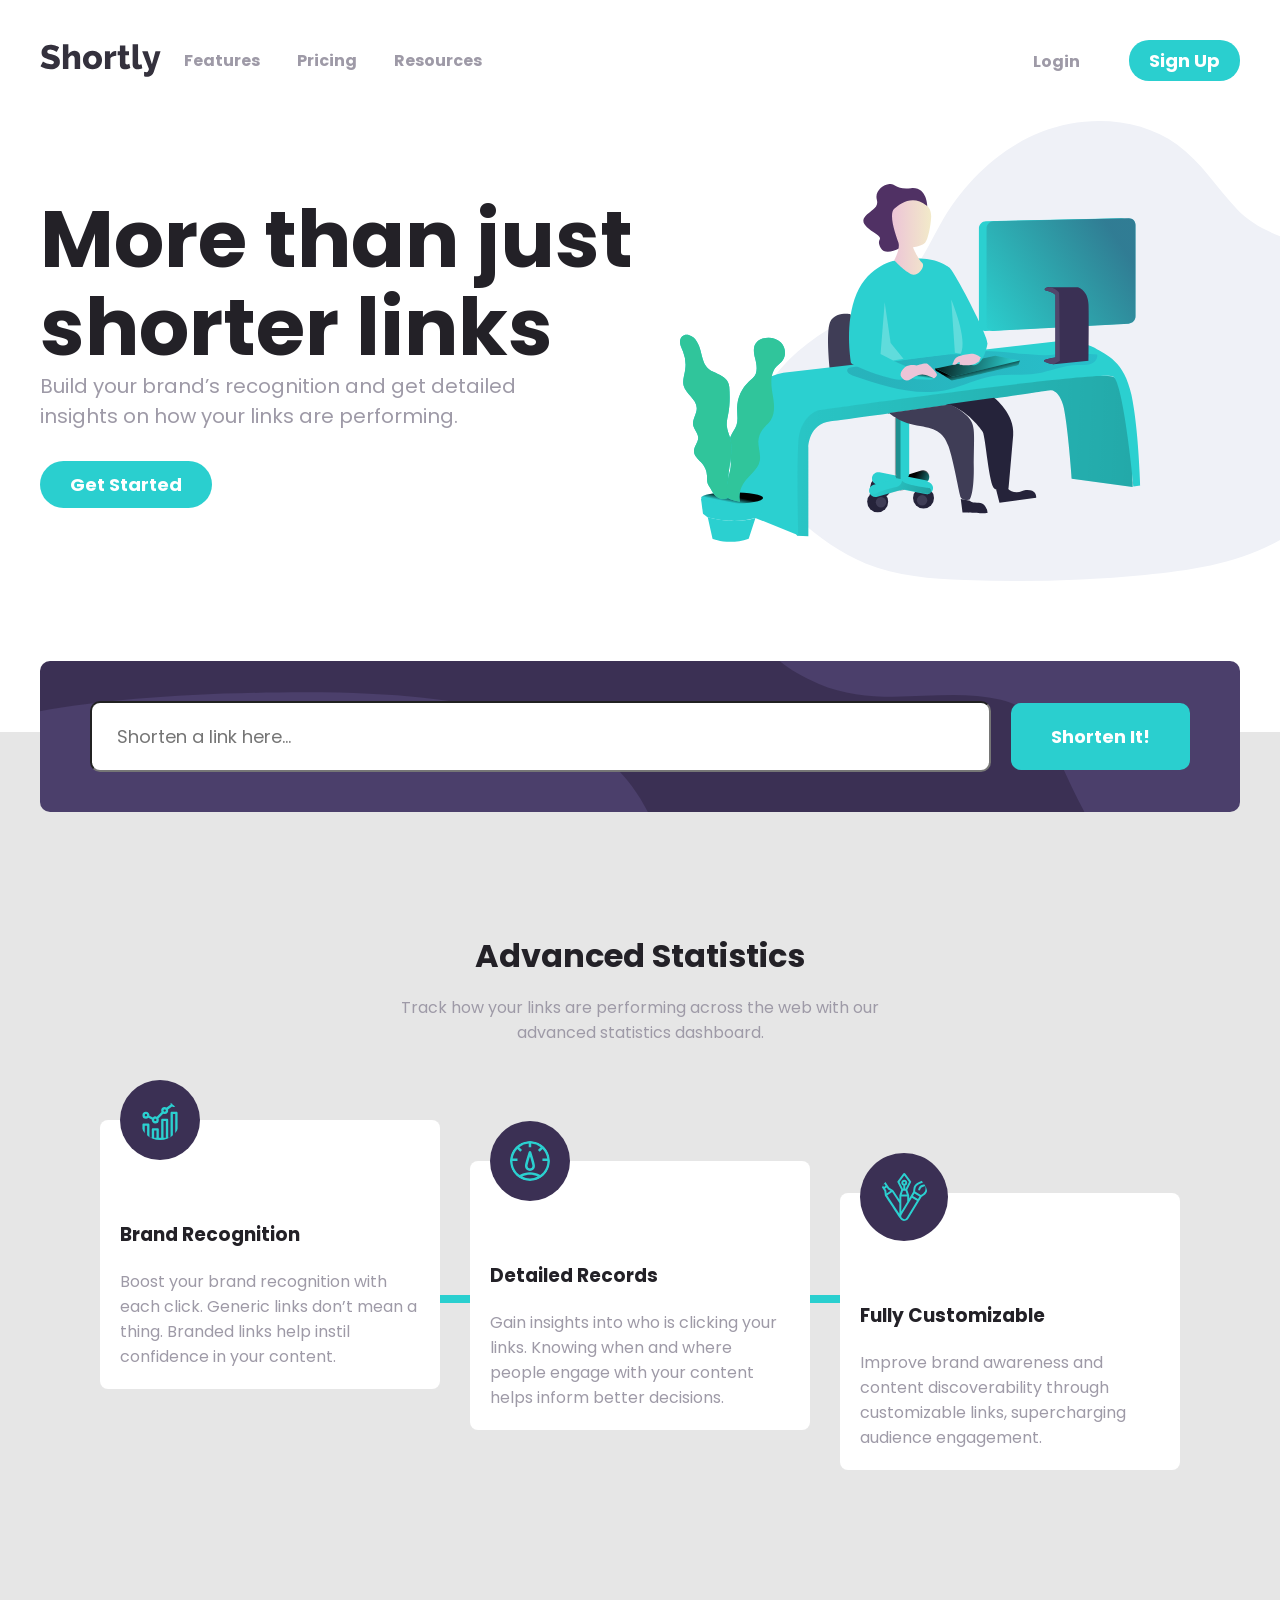
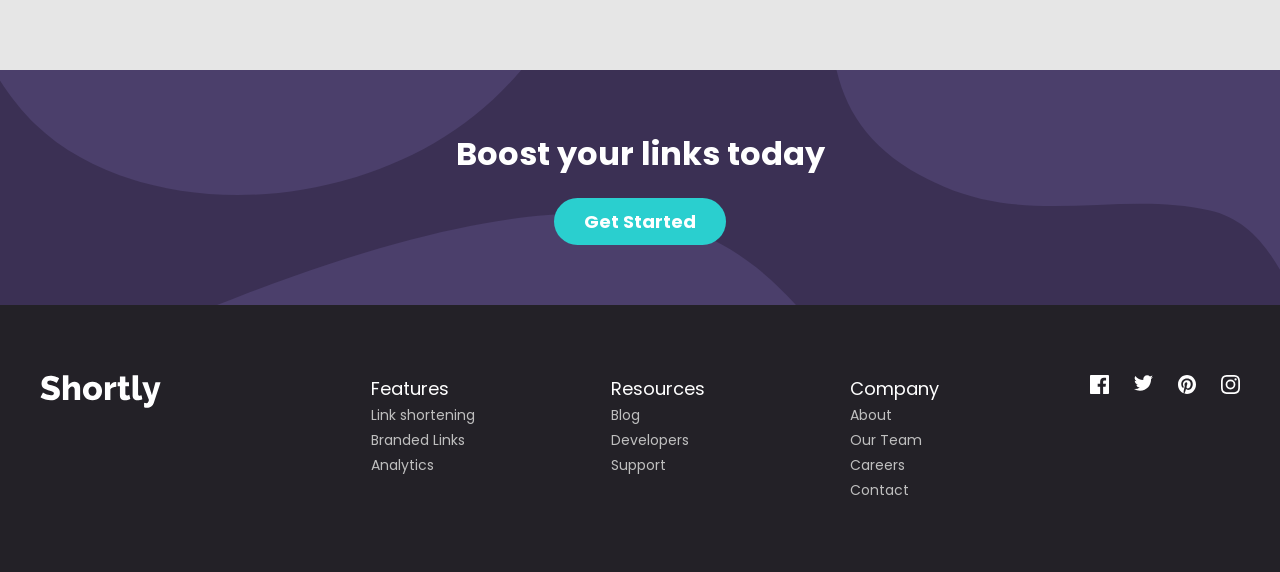
<file: index.html>
<!DOCTYPE html>
<html lang="en">
  <head>
    <meta charset="utf-8" />
    <meta name="viewport" content="width=device-width, initial-scale=1" />
    <link rel="shortcut icon" href="images/favicon-32x32.png" type="image/x-icon">
    <title>Frontend Mentor | Shortly URL shortening API Challenge</title>
    <link rel="stylesheet" href="styles/global.css">
    <link rel="preconnect" href="https://fonts.googleapis.com">
    <link rel="preconnect" href="https://fonts.gstatic.com" crossorigin>
    <link href="https://fonts.googleapis.com/css2?family=Poppins:wght@500;700&display=swap" rel="stylesheet"> 
  </head>
  <body>
    <header>
      <a href="#">
        <h1 id="logo">
          <img src="images/logo.svg" alt="logo"></img>
        </h1>
      </a>
      <nav id="menu">
        <div id="menu-links">
          <a href="#">Features</a>
          <a href="#">Pricing</a>
          <a href="#">Resources</a>
        </div>
        <div id="menu-login">
          <a href="#">Login</a>
          <button>Sign Up</button>
        </div>
      </nav>
      <button id="btn-mobile">
        <span id="hamburguer"></span>
      </button>
    </header>
    <article id="introduction">
      <section>
        <h1> More than just shorter links</h1>
        <p>
          Build your brand’s recognition and get detailed insights on how your
          links are performing.
        </p>
        <button>Get Started</button>
      </section>
      <div id="image-introduction">
        <img
          src="images/illustration-working.svg"
          alt="working on computer svg"
        ></img>
      </div>
    </article>
    <div id="purpleBg-wrapper">
			<div id="shorten-link" class="purpleBg">
						<input
							id="input-shorten-link"
							placeholder=" Shorten a link here..."
						></input>
						<button id="btn-shorten">Shorten It!</button>
						<span id="error">Please add link</span>
					</div>
		</div>
    <div id="statistics">
			<section>
				<h2>Advanced Statistics</h2>
				<p>
					Track how your links are performing across the web with our advanced
					statistics dashboard.
				</p>
			</section>
			<div id="cards-container">
				<div class="card-statistics">
					<img
						src="images/icon-brand-recognition.svg"
						alt="statistics icon"
					></img>
					<h3>Brand Recognition</h3>
					<p>
						Boost your brand recognition with each click. Generic links don’t
						mean a thing. Branded links help instil confidence in your content.
					</p>
				</div>
				<div class="card-statistics">
					<img
						src="images/icon-detailed-records.svg"
						alt="speedometer icon"
					></img>
					<h3>Detailed Records</h3>
					<p>
						Gain insights into who is clicking your links. Knowing when and
						where people engage with your content helps inform better decisions.
					</p>
				</div>
				<div class="card-statistics">
					<img
						src="images/icon-fully-customizable.svg"
						alt="speedometer icon"
					></img>
					<h3>Fully Customizable</h3>
					<p>
						Improve brand awareness and content discoverability through
						customizable links, supercharging audience engagement.
					</p>
				</div>
			</div>
		</div>
    <div id="boost-link">
      <h2>Boost your links today</h2>
      <button>Get Started</button>
    </div>
    <div id="footer-container">
			<footer>
				<a id="logo-footer" href="#">
					<img src="images/logo.svg" alt="logo"></img>
				</a>
				<ul>
					<span>Features</span>
					<li><a href="#">Link shortening</a></li>
					<li><a href="#">Branded Links</a></li>
					<li><a href="#">Analytics</a></li>
				</ul>
				<ul>
					<span>Resources</span>
					<li><a href="#">Blog</a></li>
					<li><a href="#">Developers</a></li>
					<li><a href="#">Support</a></li>
				</ul>
				<ul>
					<span>Company</span>
					<li><a href="#">About</a></li>
					<li><a href="#">Our Team</a></li>
					<li><a href="#">Careers</a></li>
					<li><a href="#">Contact</a></li>
				</ul>
				<ul id="social-medias">
					<li>
						<a href="#">
							<img src="images/icon-facebook.svg" alt="facebook icon"></img>
						</a>
					</li>
					<li>
						<a href="#">
							<img src="images/icon-twitter.svg" alt="twitter icon"></img>
						</a>
					</li>
					<li>
						<a href="#">
							<img src="images/icon-pinterest.svg" alt="pinterest icon"></img>
						</a>
					</li>
					<li>
						<a href="#">
							<img src="images/icon-instagram.svg" alt="instagram icon"></img>
						</a>
					</li>
				</ul>
			</footer>
		</div>
    <script src="scripts/index.js"></script>
  </body>
</html>
</file>
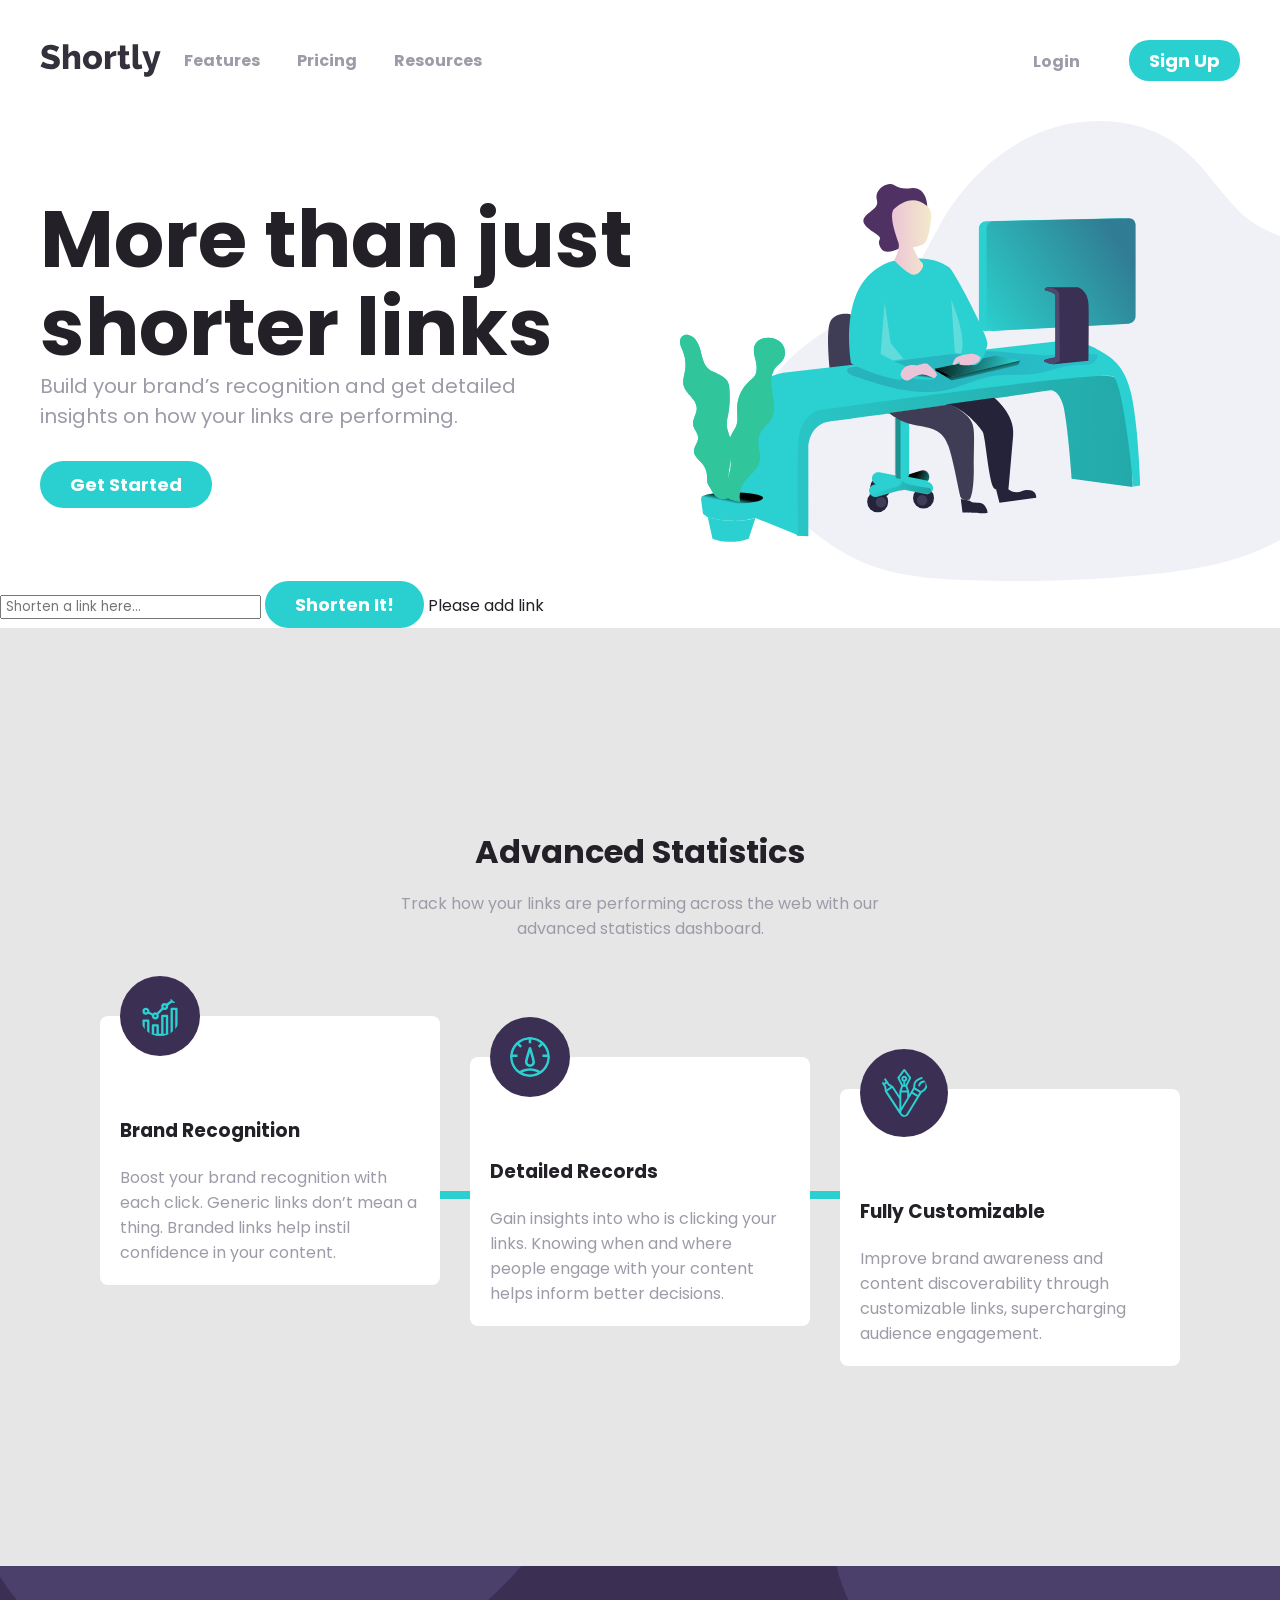
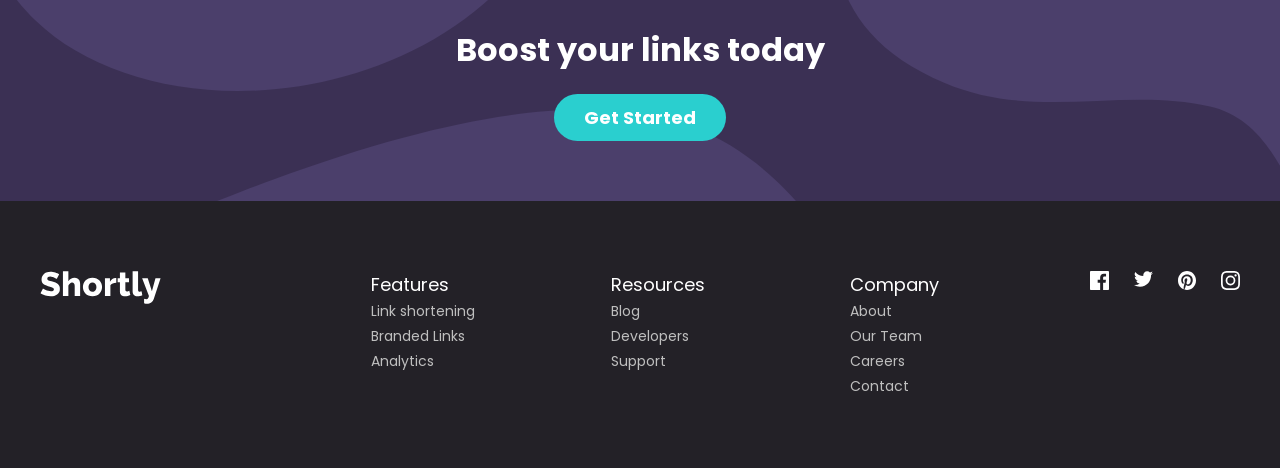
<file: public/index.html>
<!DOCTYPE html>
<html lang="en">
  <head>
    <meta charset="utf-8" />
    <meta name="viewport" content="width=device-width, initial-scale=1" />
    <link rel="shortcut icon" href="favicon-32x32.png" type="image/x-icon">
    <title>Frontend Mentor | Shortly URL shortening API Challenge</title>
    <link rel="stylesheet" href="../styles/global.css">
    <link rel="preconnect" href="https://fonts.googleapis.com">
    <link rel="preconnect" href="https://fonts.gstatic.com" crossorigin>
    <link href="https://fonts.googleapis.com/css2?family=Poppins:wght@500;700&display=swap" rel="stylesheet"> 
  </head>
  <body>
    <header>
      <a href="#">
        <h1 id="logo">
          <img src="images/logo.svg" alt="logo"></img>
        </h1>
      </a>
      <nav id="menu">
        <div id="menu-links">
          <a href="#">Features</a>
          <a href="#">Pricing</a>
          <a href="#">Resources</a>
        </div>
        <div id="menu-login">
          <a href="#">Login</a>
          <button>Sign Up</button>
        </div>
      </nav>
      <button id="btn-mobile">
        <span id="hamburguer"></span>
      </button>
    </header>
    <article id="introduction">
      <section>
        <h1> More than just shorter links</h1>
        <p>
          Build your brand’s recognition and get detailed insights on how your
          links are performing.
        </p>
        <button>Get Started</button>
      </section>
      <div id="image-introduction">
        <img
          src="images/illustration-working.svg"
          alt="working on computer svg"
        ></img>
      </div>
    </article>
    <div id="shorten-link" class="purpleBg">
			<input
				id="input-shorten-link"
				placeholder=" Shorten a link here..."
			></input>
			<button id="btn-shorten">Shorten It!</button>
			<span id="error">Please add link</span>
		</div>
    <div id="statistics">
			<section>
				<h2>Advanced Statistics</h2>
				<p>
					Track how your links are performing across the web with our advanced
					statistics dashboard.
				</p>
			</section>
			<div id="cards-container">
				<div class="card-statistics">
					<img
						src="images/icon-brand-recognition.svg"
						alt="statistics icon"
					></img>
					<h3>Brand Recognition</h3>
					<p>
						Boost your brand recognition with each click. Generic links don’t
						mean a thing. Branded links help instil confidence in your content.
					</p>
				</div>
				<div class="card-statistics">
					<img
						src="images/icon-detailed-records.svg"
						alt="speedometer icon"
					></img>
					<h3>Detailed Records</h3>
					<p>
						Gain insights into who is clicking your links. Knowing when and
						where people engage with your content helps inform better decisions.
					</p>
				</div>
				<div class="card-statistics">
					<img
						src="images/icon-fully-customizable.svg"
						alt="speedometer icon"
					></img>
					<h3>Fully Customizable</h3>
					<p>
						Improve brand awareness and content discoverability through
						customizable links, supercharging audience engagement.
					</p>
				</div>
			</div>
		</div>
    <div id="boost-link">
      <h2>Boost your links today</h2>
      <button>Get Started</button>
    </div>
    <div id="footer-container">
			<footer>
				<a id="logo-footer" href="#">
					<img src="images/logo.svg" alt="logo"></img>
				</a>
				<ul>
					<span>Features</span>
					<li><a href="#">Link shortening</a></li>
					<li><a href="#">Branded Links</a></li>
					<li><a href="#">Analytics</a></li>
				</ul>
				<ul>
					<span>Resources</span>
					<li><a href="#">Blog</a></li>
					<li><a href="#">Developers</a></li>
					<li><a href="#">Support</a></li>
				</ul>
				<ul>
					<span>Company</span>
					<li><a href="#">About</a></li>
					<li><a href="#">Our Team</a></li>
					<li><a href="#">Careers</a></li>
					<li><a href="#">Contact</a></li>
				</ul>
				<ul id="social-medias">
					<li>
						<a href="#">
							<img src="images/icon-facebook.svg" alt="facebook icon"></img>
						</a>
					</li>
					<li>
						<a href="#">
							<img src="images/icon-twitter.svg" alt="twitter icon"></img>
						</a>
					</li>
					<li>
						<a href="#">
							<img src="images/icon-pinterest.svg" alt="pinterest icon"></img>
						</a>
					</li>
					<li>
						<a href="#">
							<img src="images/icon-instagram.svg" alt="instagram icon"></img>
						</a>
					</li>
				</ul>
			</footer>
		</div>
    <script src="../scripts/index.js"></script>
  </body>
</html>
</file>
<file: styles/global.css>
header {
	display: -webkit-box;
	display: -ms-flexbox;
	display: flex;
	-ms-flex-wrap: wrap;
	flex-wrap: wrap;
	-webkit-box-pack: justify;
	-ms-flex-pack: justify;
	justify-content: space-between;
	-webkit-box-align: center;
	-ms-flex-align: center;
	align-items: center;
	margin: 0 auto;
	padding: 40px 0;
	max-width: 1200px;
}

header #logo {
	display: -webkit-box;
	display: -ms-flexbox;
	display: flex;
	-webkit-box-flex: 1;
	-ms-flex: 1;
	flex: 1;
}

header #menu {
	display: -webkit-box;
	display: -ms-flexbox;
	display: flex;
	-ms-flex-wrap: wrap;
	flex-wrap: wrap;
	-webkit-box-align: center;
	-ms-flex-align: center;
	align-items: center;
	-webkit-box-pack: justify;
	-ms-flex-pack: justify;
	justify-content: space-between;
	-webkit-box-flex: 1;
	-ms-flex: 1;
	flex: 1;
}

header a {
	color: #9e9aa7;
	font-weight: 700;
}

header a:hover {
	color: #3b3054;
}

header #menu-links {
	overflow: hidden;
}

header #menu-links a {
	padding: 5px 10px;
	margin-left: 13px;
}

header #menu-login a {
	padding: 5px 10px;
	margin-right: 35px;
}

header #menu-login button {
	border-radius: 20px;
	padding: 7px 20px;
}

header #btn-mobile {
	display: none;
}

#introduction {
	display: -webkit-box;
	display: -ms-flexbox;
	display: flex;
	-webkit-box-pack: justify;
	-ms-flex-pack: justify;
	justify-content: space-between;
	-webkit-box-align: center;
	-ms-flex-align: center;
	align-items: center;
}

#introduction #image-introduction {
	max-width: 700px;
	margin-right: -100px;
	overflow: hidden;
}

#introduction section {
	margin: 0 auto;
	max-width: 600px;
}

#introduction section h1 {
	font-size: clamp(2.3em, 10vw, 5em);
	overflow: hidden;
	line-height: 1.1em;
}

#introduction section p {
	color: #9e9aa7;
	font-size: 20px;
	max-width: 500px;
}

#introduction section button {
	margin-top: 30px;
	border-radius: 30px;
	padding: 10px 30px;
	font-size: 18px;
	font-weight: 700;
}

#purpleBg-wrapper {
	position: relative;
	top: 5rem;
}

#purpleBg-wrapper #shorten-link {
	display: -webkit-box;
	display: -ms-flexbox;
	display: flex;
	-ms-flex-wrap: wrap;
	flex-wrap: wrap;
	-webkit-box-pack: justify;
	-ms-flex-pack: justify;
	justify-content: space-between;
	-webkit-box-align: center;
	-ms-flex-align: center;
	align-items: center;
	max-width: 1200px;
	margin: 0 auto;
	padding: 40px 50px;
	background-color: #3b3054;
	gap: 20px;
	border-radius: 10px;
	background-image: url(../images/bg-shorten-desktop.svg);
	background-size: cover;
}

#purpleBg-wrapper #shorten-link input {
	-webkit-box-flex: 1;
	-ms-flex: 1;
	flex: 1;
	padding: 20px;
	border-radius: 10px;
	font-size: 18px;
	outline: none;
}

#purpleBg-wrapper #shorten-link button {
	padding: 20px 40px;
	border-radius: 10px;
}

#purpleBg-wrapper #shorten-link #error {
	color: #f46262;
	width: 100%;
	display: none;
}

#purpleBg-wrapper .div-link {
	display: -webkit-box;
	display: -ms-flexbox;
	display: flex;
	-webkit-box-pack: justify;
	-ms-flex-pack: justify;
	justify-content: space-between;
	-webkit-box-align: center;
	-ms-flex-align: center;
	align-items: center;
	-ms-flex-wrap: wrap;
	flex-wrap: wrap;
	max-width: 1200px;
	margin: 25px auto 0;
	padding: 15px 25px;
	background-color: white;
	border-radius: 5px;
}

#purpleBg-wrapper .div-link span {
	color: #35323e;
	font-size: 18px;
	max-width: 500px;
	text-overflow: ellipsis;
	white-space: nowrap;
}

#purpleBg-wrapper .div-link div span {
	color: #2acfcf;
	margin-right: 20px;
	text-overflow: ellipsis;
}

#purpleBg-wrapper .div-link div button {
	border-radius: 5px;
	font-size: 16px;
	padding: 7px 30px;
}

#boost-link {
	background-color: #3b3054;
	background-image: url(../images/bg-boost-desktop.svg);
	text-align: center;
	padding: 60px;
}

#boost-link h2 {
	font-size: 2em;
	margin-bottom: 20px;
}

h2 {
	color: white;
}

#statistics {
	background-color: #e6e6e6;
	text-align: center;
	padding: 200px 30px;
}

#statistics section p {
	max-width: 530px;
	margin: 15px auto;
}

#statistics h2 {
	color: #232127;
	font-size: 2em;
}

#statistics p {
	color: #9e9aa7;
}

#statistics #cards-container {
	display: -webkit-box;
	display: -ms-flexbox;
	display: flex;
	-ms-flex-wrap: wrap;
	flex-wrap: wrap;
	-webkit-box-pack: center;
	-ms-flex-pack: center;
	justify-content: center;
	gap: 30px;
	height: 350px;
	overflow: visible;
	margin-top: 60px;
	position: relative;
	z-index: 10000;
}

#statistics #cards-container::after {
	content: "";
	position: absolute;
	top: 50%;
	left: 30%;
	width: 50%;
	height: 0.5rem;
	background-color: #2acfcf;
	z-index: -1;
}

#statistics .card-statistics {
	background-color: white;
	padding: 20px;
	border-radius: 8px;
	overflow: visible;
	text-align: left;
}

#statistics .card-statistics:nth-child(1) {
	-ms-flex-item-align: start;
	align-self: flex-start;
}

#statistics .card-statistics:nth-child(2) {
	-ms-flex-item-align: center;
	-ms-grid-row-align: center;
	align-self: center;
}

#statistics .card-statistics:nth-child(3) {
	-ms-flex-item-align: end;
	align-self: flex-end;
}

#statistics .card-statistics h3 {
	margin-bottom: 20px;
}

#statistics .card-statistics p {
	max-width: 300px;
}

#statistics .card-statistics img {
	position: relative;
	top: -60px;
	z-index: 1000;
	padding: 20px;
	border-radius: 50%;
	background-color: #3b3054;
}

#footer-container {
	background-color: #232127;
	width: 100%;
}

#footer-container footer {
	max-width: 1200px;
	margin: 0 auto;
	display: -webkit-box;
	display: -ms-flexbox;
	display: flex;
	-ms-flex-wrap: wrap;
	flex-wrap: wrap;
	-webkit-box-pack: justify;
	-ms-flex-pack: justify;
	justify-content: space-between;
	padding: 70px 0;
}

#footer-container #logo-footer {
	-webkit-filter: invert(99%) sepia(1%) saturate(0%) hue-rotate(331deg)
		brightness(200%) contrast(106.4%);
	filter: invert(99%) sepia(1%) saturate(0%) hue-rotate(331deg) brightness(200%)
		contrast(106.4%);
	margin-right: 120px;
}

#footer-container ul {
	list-style: none;
	-ms-flex-preferred-size: 150px;
	flex-basis: 150px;
}

#footer-container ul span {
	color: white;
	font-size: 18px;
	margin-bottom: 20px;
}

#footer-container ul li a {
	color: #bfbfbf;
	margin-top: 5px;
	font-size: 14px;
	-webkit-transition: 0.3s;
	transition: 0.3s;
}

#footer-container ul li a:hover {
	color: #2acfcf;
}

#footer-container #social-medias {
	display: -webkit-box;
	display: -ms-flexbox;
	display: flex;
	gap: 25px;
	-webkit-transition: 0.3s;
	transition: 0.3s;
}

#footer-container #social-medias a:hover {
	-webkit-filter: invert(58%) sepia(23%) saturate(1108%) hue-rotate(131deg)
		brightness(150%) contrast(106%);
	filter: invert(58%) sepia(23%) saturate(1108%) hue-rotate(131deg)
		brightness(150%) contrast(106%);
}

* {
	padding: 0;
	margin: 0;
	-webkit-box-sizing: border-box;
	box-sizing: border-box;
	font-family: "Poppins", sans-serif;
	color: #232127;
	overflow-x: hidden;
	/*hiddes horizontal scrollbar*/
}

a {
	text-decoration: none;
}

img {
	display: block;
	max-width: 100%;
}

button {
	background-color: #2acfcf;
	color: white;
	border: none;
	cursor: pointer;
	-webkit-transition: 0.3s;
	transition: 0.3s;
	border-radius: 30px;
	padding: 10px 30px;
	font-size: 18px;
	font-weight: 700;
}

button:hover {
	-webkit-filter: opacity(0.5);
	filter: opacity(0.5);
}

@media (max-width: 1080px) {
	header {
		padding: 40px 10px;
	}
	#introduction {
		-ms-flex-wrap: wrap;
		flex-wrap: wrap;
	}
	#shorten-link {
		margin: 0 20px;
		background-image: url(../images/bg-shorten-mobile.svg);
	}
	#boost-link {
		background-image: url(../images/bg-boost-mobile.svg);
	}
	#cards-container {
		padding-bottom: 450px;
	}
	#footer-container footer {
		padding: 40px 10px;
	}
}

@media (max-width: 768px) {
	header #menu {
		display: -webkit-box;
		display: -ms-flexbox;
		display: flex;
		position: absolute;
		-webkit-box-orient: vertical;
		-webkit-box-direction: normal;
		-ms-flex-direction: column;
		flex-direction: column;
		top: 110px;
		background-color: #3b3054;
		padding: 30px 15px;
		margin: 0 20px;
		border-radius: 8px;
		left: 0;
		right: 0;
		text-align: center;
		z-index: 1000;
		visibility: hidden;
	}
	header #menu a {
		color: white;
		padding: 15px 0;
	}
	header #menu-links {
		display: -webkit-box;
		display: -ms-flexbox;
		display: flex;
		-webkit-box-orient: vertical;
		-webkit-box-direction: normal;
		-ms-flex-direction: column;
		flex-direction: column;
		width: 100%;
	}
	header #menu-links a {
		margin: 0;
	}
	header #menu-login {
		display: -webkit-box;
		display: -ms-flexbox;
		display: flex;
		-webkit-box-orient: vertical;
		-webkit-box-direction: normal;
		-ms-flex-direction: column;
		flex-direction: column;
		border-top: 1px solid rgba(255, 255, 255, 0.205);
		width: 100%;
	}
	header #menu-login a {
		margin: 0;
	}
	header #menu-login button {
		padding: 10px 20px;
		-webkit-transition: none;
		transition: none;
	}
	header #btn-mobile {
		display: block;
	}
	header #menu.active {
		visibility: visible;
	}
	header #menu.active #hamburguer {
		background-color: red;
	}
	#btn-mobile {
		display: -webkit-box;
		display: -ms-flexbox;
		display: flex;
		padding: 0.5rem;
		font-size: 1rem;
		border: none;
		background: none;
		cursor: pointer;
	}
	#hamburguer {
		display: block;
		border-top: 3px solid #9e9aa7;
		width: 23px;
	}
	#hamburguer::after,
	#hamburguer::before {
		display: block;
		content: "";
		width: 23px;
		height: 3px;
		background-color: #9e9aa7;
		margin-top: 5px;
	}
	#introduction #image-introduction {
		-webkit-box-ordinal-group: 0;
		-ms-flex-order: -1;
		order: -1;
		max-width: 500px;
		margin-bottom: 40px;
		position: relative;
		right: -20px;
	}
	#introduction section {
		text-align: center;
		padding: 15px;
	}
	#introduction section h1 {
		line-height: 1.3em;
		overflow: hidden;
	}
	#introduction section p {
		margin: 20px auto;
		font-size: 16px;
	}
	#introduction section button {
		margin-top: 0;
	}
	#purpleBg-wrapper {
		margin: 0 20px;
	}
	#purpleBg-wrapper .div-link {
		padding: 0;
	}
	#purpleBg-wrapper .div-link span {
		margin-bottom: 10px;
		padding: 10px 15px;
		width: 100%;
		border-bottom: 1px solid rgba(0, 0, 0, 0.226);
	}
	#purpleBg-wrapper .div-link div {
		width: 100%;
		padding: 0 15px;
	}
	#purpleBg-wrapper .div-link div button {
		width: 100%;
		margin: 10px 0;
	}
	#purpleBg-wrapper .div-link div span {
		border: none;
		margin: 10px 0;
		padding: 0;
	}
	#purpleBg-wrapper #shorten-link {
		padding: 20px;
	}
	#purpleBg-wrapper #shorten-link input {
		width: 100%;
		padding: 10px 15px;
		font-size: 16px;
	}
	#purpleBg-wrapper #shorten-link button {
		width: 100%;
		padding: 10px 15px;
	}
	#statistics {
		padding-bottom: 80px;
	}
	#statistics #cards-container {
		padding-bottom: 1100px;
		gap: 90px;
	}
	#statistics #cards-container::after {
		left: 50%;
		top: 20%;
		height: 50rem;
		width: 0.5rem;
	}
	#statistics .card-statistics img {
		margin: 0 auto;
	}
	#footer-container footer {
		-webkit-box-orient: vertical;
		-webkit-box-direction: normal;
		-ms-flex-direction: column;
		flex-direction: column;
		-webkit-box-align: center;
		-ms-flex-align: center;
		align-items: center;
		text-align: center;
		padding: 70px 0;
	}
	#footer-container #logo-footer {
		margin: 0 0 30px;
	}
	#footer-container #social-medias {
		margin-top: 20px;
		-webkit-box-flex: 1;
		-ms-flex: 1;
		flex: 1;
	}
}
</file>
